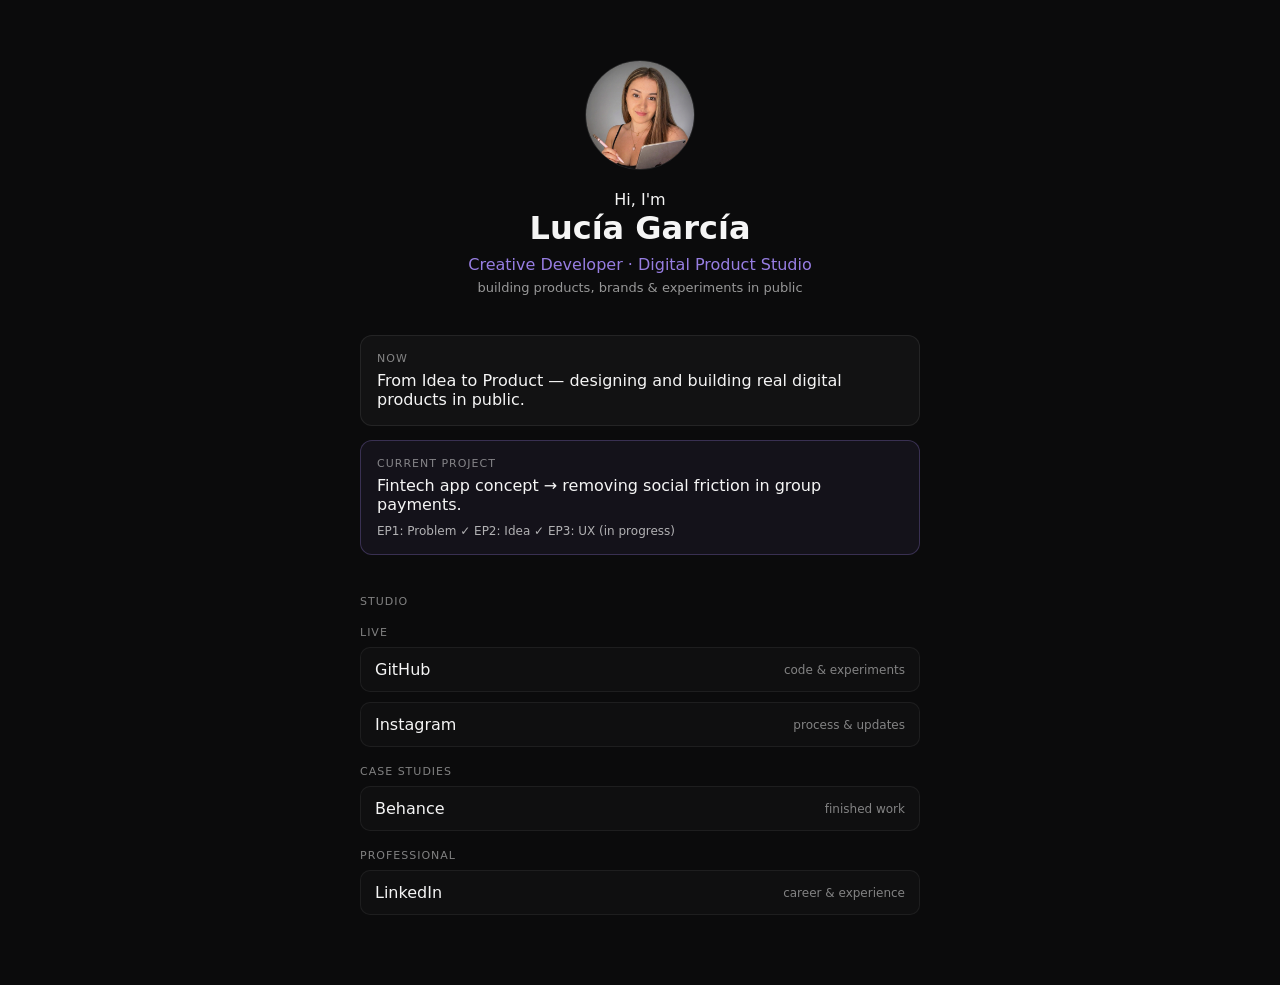
<file: index.html>
<!DOCTYPE html>
<html lang="es">
<head>
  <meta charset="UTF-8" />
  <meta name="viewport" content="width=device-width, initial-scale=1.0" />

  <title>Creative Developer | Lucía García</title>

  <meta name="description" content="Creative Developer & digital product studio focused on building digital products, UX/UI systems and experimental web experiences in public." />

  <meta name="robots" content="index, follow">

  <link rel="icon" href="avatar.ico" type="image/x-icon">
  <link rel="stylesheet" href="style.css" />
  <link rel="stylesheet" href="https://cdnjs.cloudflare.com/ajax/libs/font-awesome/6.5.0/css/all.min.css" />
  <link rel="canonical" href="https://www.luciagarcia.dev/">
<meta name="theme-color" content="#000000">


  <script type="application/ld+json">
{
  "@context": "https://schema.org",
  "@type": "Person",
  "name": "Lucía García",
  "jobTitle": "Creative Developer",
  "url": "https://www.luciagarcia.dev/",
  "sameAs": [
    "https://github.com/luulaa13",
    "https://instagram.com/inntento_",
    "https://www.linkedin.com/in/luciauxui/"
  ],
  "description": "Creative Developer & digital product studio building UX/UI systems and experimental digital products in public."
}
</script>
</head>

<body>

<div class="container">

  <!-- HERO -->
  <div class="hero">
    <img src="def.jpg" class="profile-img" />

    <p class="intro">Hi, I'm</p>
    <h1>Lucía García</h1>

    <p class="role">Creative Developer · Digital Product Studio</p>
    <p class="tagline">
      building products, brands & experiments in public
    </p>
  </div>

  <!-- NOW -->
  <section class="card">
    <p class="label">NOW</p>
    <p>
      From Idea to Product — designing and building real digital products in public.
    </p>
  </section>

  <!-- PROJECT -->
  <section class="card highlight">
    <p class="label">CURRENT PROJECT</p>
    <p>
      Fintech app concept → removing social friction in group payments.
    </p>

    <div class="status">
      EP1: Problem ✓  
      EP2: Idea ✓  
      EP3: UX (in progress)
    </div>
  </section>

<!-- STUDIO NAV -->
<div class="studio-nav">

  <p class="label">STUDIO</p>

  <div class="nav-group">

    <p class="nav-title">Live</p>

    <a href="https://github.com/luulaa13" target="_blank">
      GitHub <span>code & experiments</span>
    </a>

    <a href="https://instagram.com/inntento_" target="_blank">
      Instagram <span>process & updates</span>
    </a>

  </div>

  <div class="nav-group">

    <p class="nav-title">Case studies</p>

    <a href="https://www.behance.net/luciagarcia73" target="_blank">
      Behance <span>finished work</span>
    </a>

  </div>
  <div class="nav-group">

  <p class="nav-title">Professional</p>

  <a href="https://www.linkedin.com/in/luciauxui/" target="_blank">
    LinkedIn <span>career & experience</span>
  </a>

</div>

</div>

</div>

</body>
</html>
</file>
<file: style.css>
/* RESET BÁSICO */
* {
  margin: 0;
  padding: 0;
  box-sizing: border-box;
}

:root {
  --accent: #A78BFA; /* puedes cambiarlo */
}


body {
  font-family: Inter, system-ui;
  background: #0b0b0c;
  color: #f5f5f5;
}

.container {
  max-width: 600px;
  margin: auto;
  padding: 60px 20px;
}


.profile-img {
  width: 110px;
  height: 110px;
  border-radius: 50%;
  object-fit: cover;
  margin: 0 auto 20px;
  display: block;

  border: 1px solid rgba(255,255,255,0.1);
}


/* HERO */
.hero {
  text-align: center;
  margin-bottom: 40px;
}

.role {
  font-size: 16px;
  opacity: 0.9;
  margin-top: 8px;
  color: var(--accent);
}

.tagline {
  font-size: 13px;
  opacity: 0.6;
  margin-top: 6px;
}

/* CARDS */
.card {
  background: rgba(255,255,255,0.03);
  border: 1px solid rgba(255,255,255,0.08);
  padding: 16px;
  border-radius: 12px;
  margin-bottom: 14px;

  transition: 0.2s ease;
}

.card:hover {
  transform: translateY(-2px);
  border-color: rgba(255,255,255,0.15);
}

.highlight {
  border: 1px solid rgba(167, 139, 250, 0.25);
  background: rgba(167, 139, 250, 0.06);
}

/* LABELS */
.label {
  font-size: 11px;
  opacity: 0.5;
  letter-spacing: 1px;
  margin-bottom: 6px;
}

/* STATUS */
.status {
  margin-top: 10px;
  font-size: 12px;
  opacity: 0.7;
}

.studio-nav {
  margin-top: 40px;
  text-align: left;
}

.nav-group {
  margin-top: 18px;
}

.nav-title {
  font-size: 11px;
  opacity: 0.5;
  letter-spacing: 1px;
  text-transform: uppercase;
  margin-bottom: 8px;
}

/* LINKS */
.studio-nav a {
  display: flex;
  justify-content: space-between;
  align-items: center;

  padding: 12px 14px;
  margin-bottom: 10px;

  border-radius: 10px;
  text-decoration: none;

  color: #f5f5f5;
  background: rgba(255,255,255,0.02);
  border: 1px solid rgba(255,255,255,0.06);

  transition: all 0.25s ease;
}

/* subtítulo dentro del link */
.studio-nav a span {
  font-size: 12px;
  opacity: 0.5;
}

/* hover */
.studio-nav a:hover {
  transform: translateY(-2px);
  border-color: rgba(167, 139, 250, 0.3);
  background: rgba(167, 139, 250, 0.06);
}

.container {
  animation: fadeIn 0.6s ease-out;
}

@keyframes fadeIn {
  from {
    opacity: 0;
    transform: translateY(8px);
  }
  to {
    opacity: 1;
    transform: translateY(0);
  }
}

.profile-img {
  transition: transform 0.3s ease;
}

.profile-img:hover {
  transform: scale(1.03);
}
.card {
  transition: transform 0.25s ease, border-color 0.25s ease;
}

.card:hover {
  transform: translateY(-3px);
}


/* RESPONSIVE PEQUEÑO */
@media (max-width: 480px) {
  h1 {
    font-size: 30px;
  }

  .container {
    padding: 50px 18px;
  }
}
</file>
